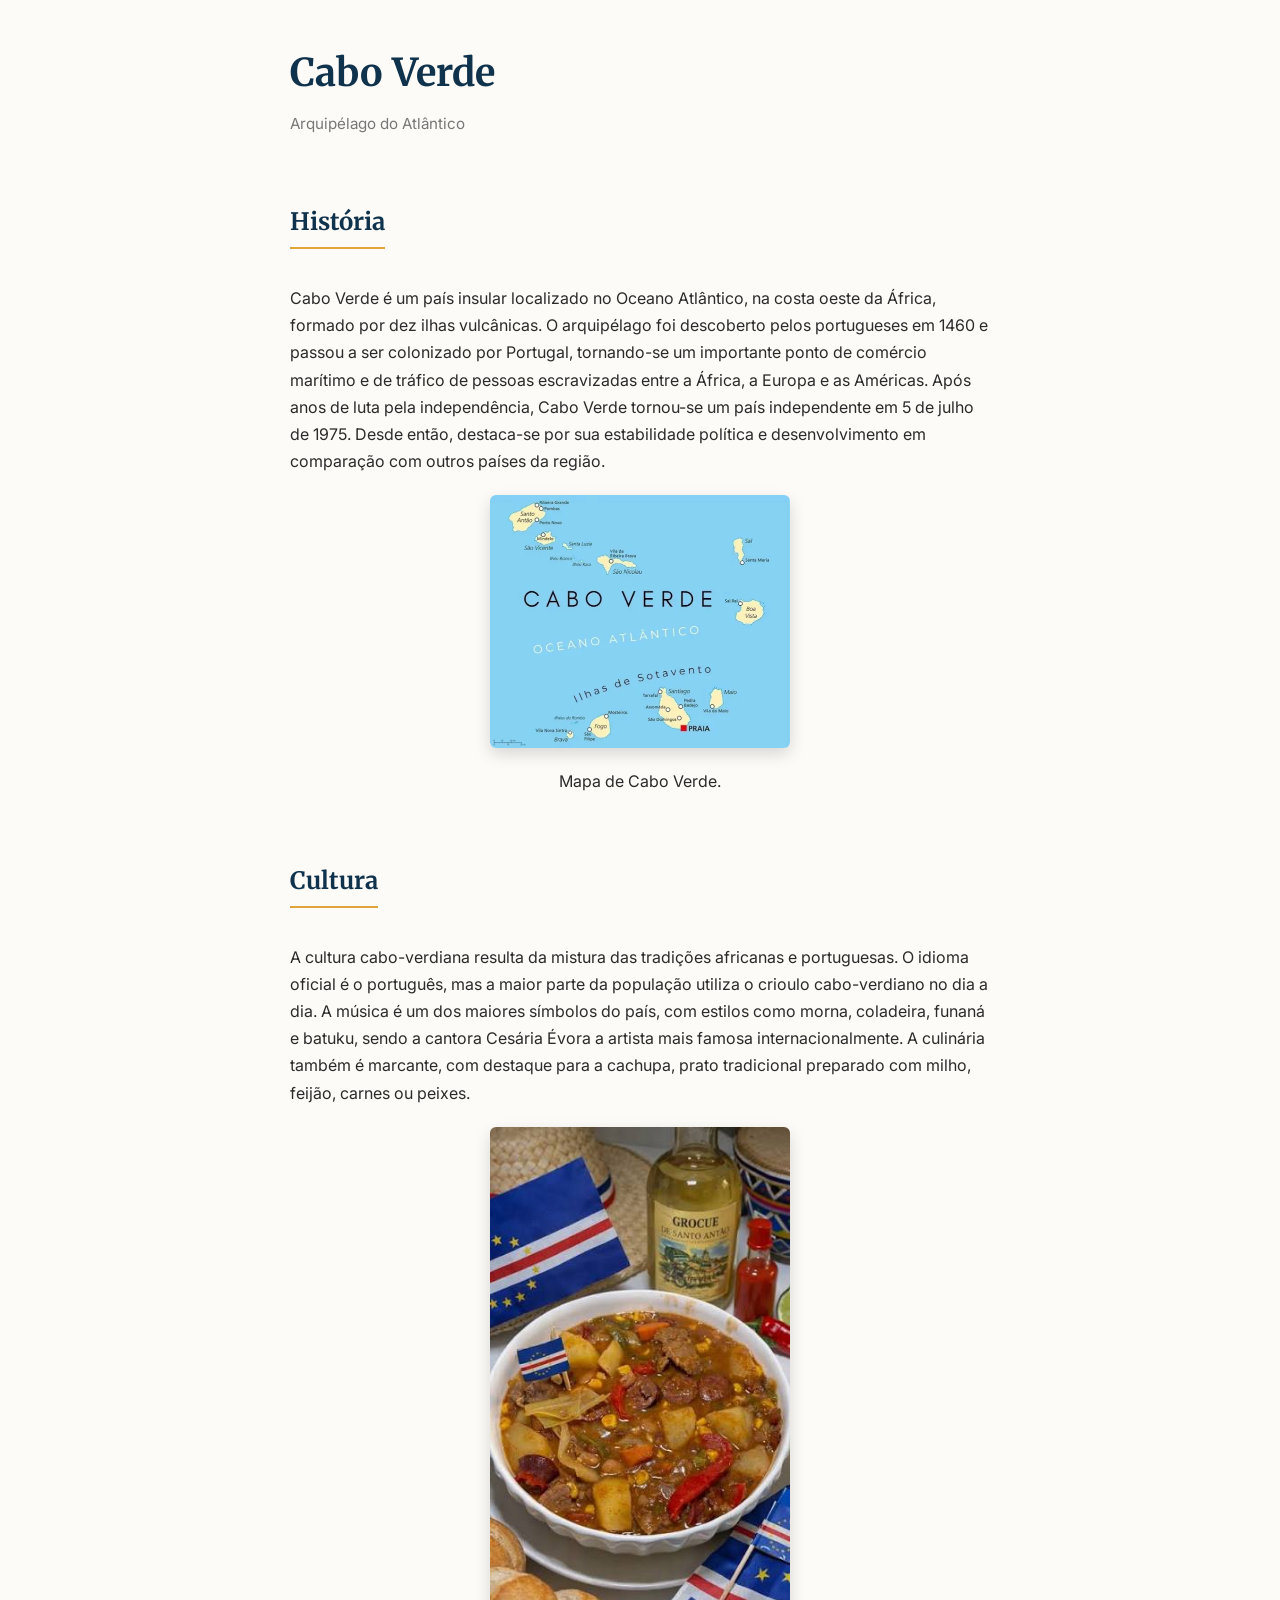
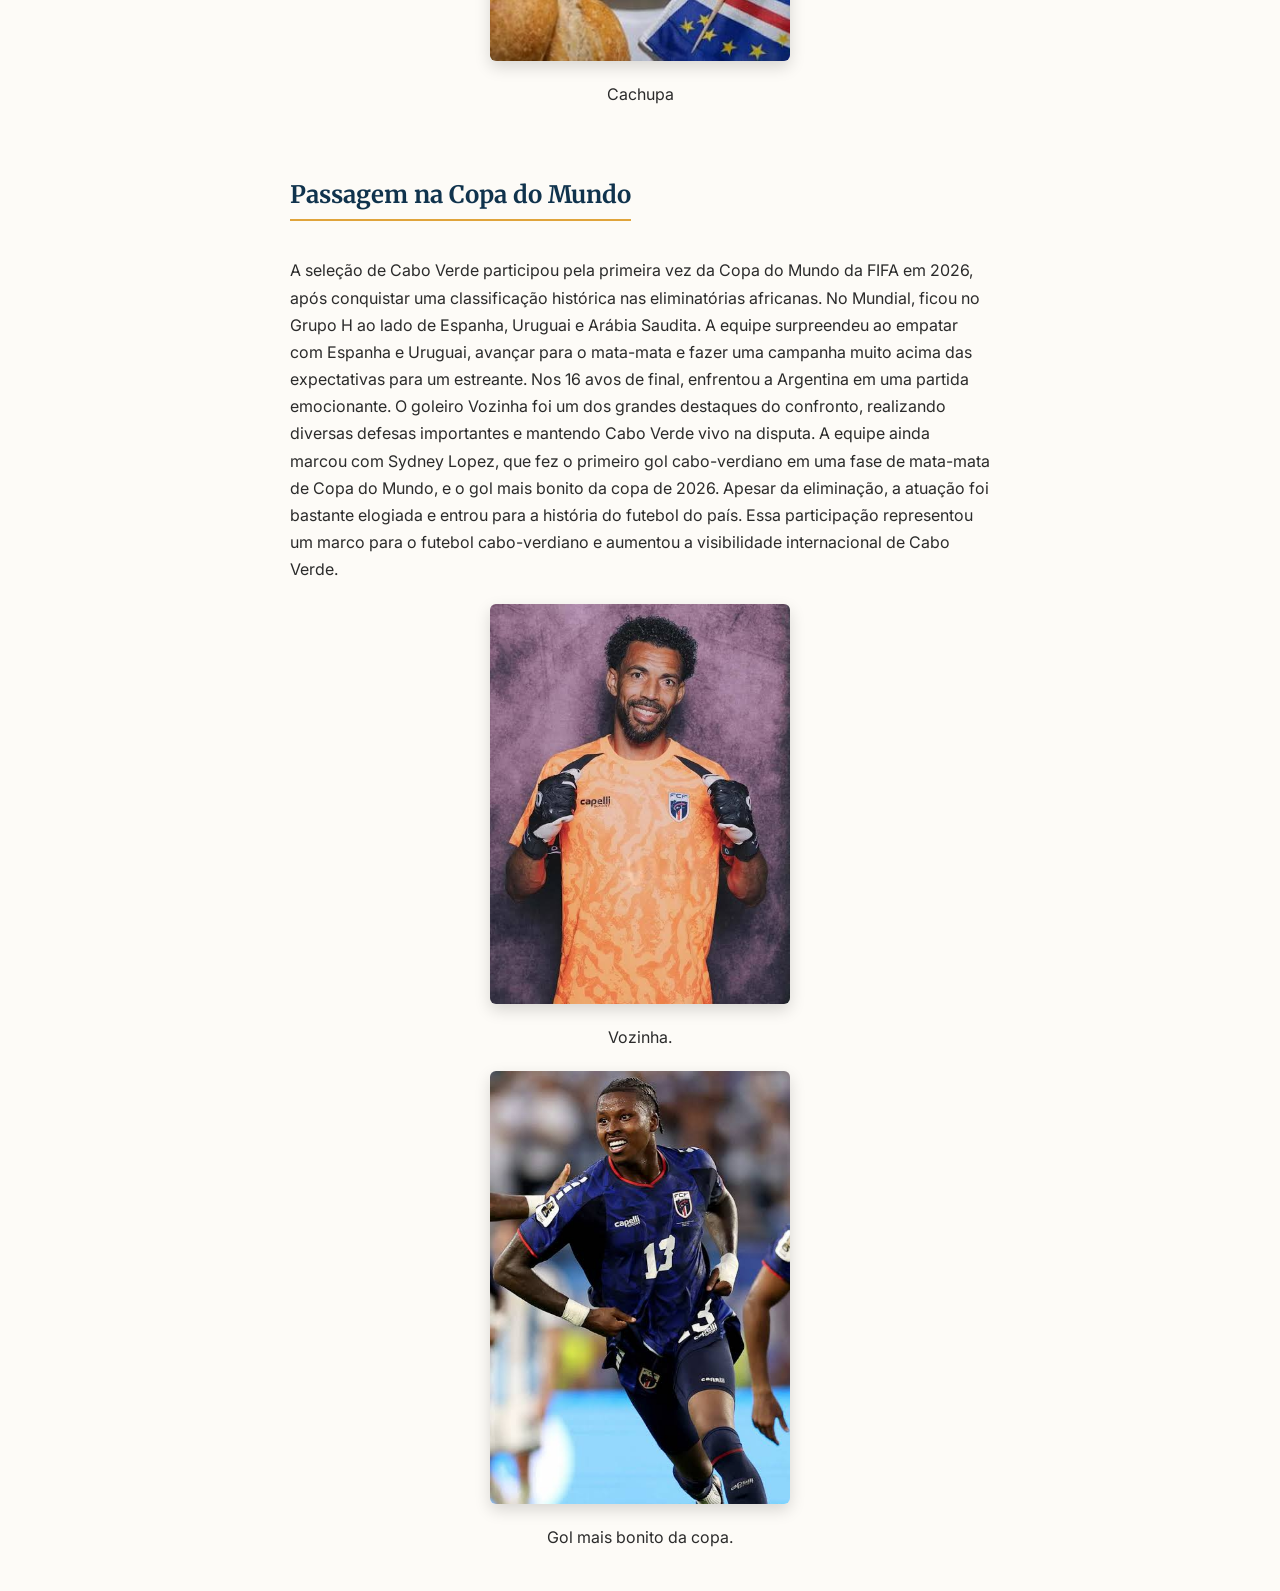
<file: paginas/gustavo.html>
<!DOCTYPE html>
<html lang="pt-BR">
<head>
<meta charset="UTF-8">
<meta name="viewport" content="width=device-width, initial-scale=1">
<title>Cabo Verde</title>
<link href="https://fonts.googleapis.com/css2?family=Merriweather:wght@700&family=Inter:wght@400;600&display=swap" rel="stylesheet">
<style>
  body {
    font-family: 'Inter', sans-serif;
    max-width: 700px;
    margin: 40px auto;
    padding: 0 20px;
    line-height: 1.7;
    color: #2b2b2b;
    background: #fdfbf7;
  }

  h1 {
    font-family: 'Merriweather', serif;
    color: #10334d;
    font-size: 2.4em;
    margin-bottom: 0;
  }

  h1 + p {
    color: #777;
    margin-top: 6px;
    font-size: 0.95em;
  }

  h2 {
    font-family: 'Merriweather', serif;
    color: #10334d;
    border-bottom: 2px solid #e0a43b;
    display: inline-block;
    padding-bottom: 4px;
    margin-top: 50px;
  }

  img {
    display: block;
    width: 300px;
    max-width: 100%;
    margin: 20px auto;
    border-radius: 6px;
    box-shadow: 0 6px 16px rgba(0,0,0,0.15);
  }
</style>
</head>
<body>

  <h1>Cabo Verde</h1>
  <p>Arquipélago do Atlântico</p>

  <h2>História</h2>
  <p>Cabo Verde é um país insular localizado no Oceano Atlântico, na costa oeste da África, formado por dez ilhas vulcânicas. O arquipélago foi descoberto pelos portugueses em 1460 e passou a ser colonizado por Portugal, tornando-se um importante ponto de comércio marítimo e de tráfico de pessoas escravizadas entre a África, a Europa e as Américas. Após anos de luta pela independência, Cabo Verde tornou-se um país independente em 5 de julho de 1975. Desde então, destaca-se por sua estabilidade política e desenvolvimento em comparação com outros países da região.</p>

  <img src="cabo-verde-mapa.webp" alt="Mapa de Cabo Verde">
    <p style="text-align: center;">Mapa de Cabo Verde.</p>


  <h2>Cultura</h2>
  <p>A cultura cabo-verdiana resulta da mistura das tradições africanas e portuguesas. O idioma oficial é o português, mas a maior parte da população utiliza o crioulo cabo-verdiano no dia a dia. A música é um dos maiores símbolos do país, com estilos como morna, coladeira, funaná e batuku, sendo a cantora Cesária Évora a artista mais famosa internacionalmente. A culinária também é marcante, com destaque para a cachupa, prato tradicional preparado com milho, feijão, carnes ou peixes.</p>

  <img src="cachupa.jpg" alt="Cachupa">
  <p style="text-align: center;">Cachupa</p>

  <h2>Passagem na Copa do Mundo</h2>
  <p>A seleção de Cabo Verde participou pela primeira vez da Copa do Mundo da FIFA em 2026, após conquistar uma classificação histórica nas eliminatórias africanas. No Mundial, ficou no Grupo H ao lado de Espanha, Uruguai e Arábia Saudita. A equipe surpreendeu ao empatar com Espanha e Uruguai, avançar para o mata-mata e fazer uma campanha muito acima das expectativas para um estreante. Nos 16 avos de final, enfrentou a Argentina em uma partida emocionante. O goleiro Vozinha foi um dos grandes destaques do confronto, realizando diversas defesas importantes e mantendo Cabo Verde vivo na disputa. A equipe ainda marcou com Sydney Lopez, que fez o primeiro gol cabo-verdiano em uma fase de mata-mata de Copa do Mundo, e o gol mais bonito da copa de 2026. Apesar da eliminação, a atuação foi bastante elogiada e entrou para a história do futebol do país. Essa participação representou um marco para o futebol cabo-verdiano e aumentou a visibilidade internacional de Cabo Verde.</p>


  <a href="https://www.youtube.com/watch?v=av77wjO-Dz8" target="_blank">
      <img src="Vozinha.jpg" alt="Vozinha">
  </a>
  <p style="text-align: center;">Vozinha.</p>
  <a href="https://www.youtube.com/watch?v=5kJG7zWOSjU" target="_blank">
    <img src="Gol.jpg" alt="Comemoração de gol">
  </a>
  <p style="text-align: center;">Gol mais bonito da copa.</p>
</body>
</html>
</file>
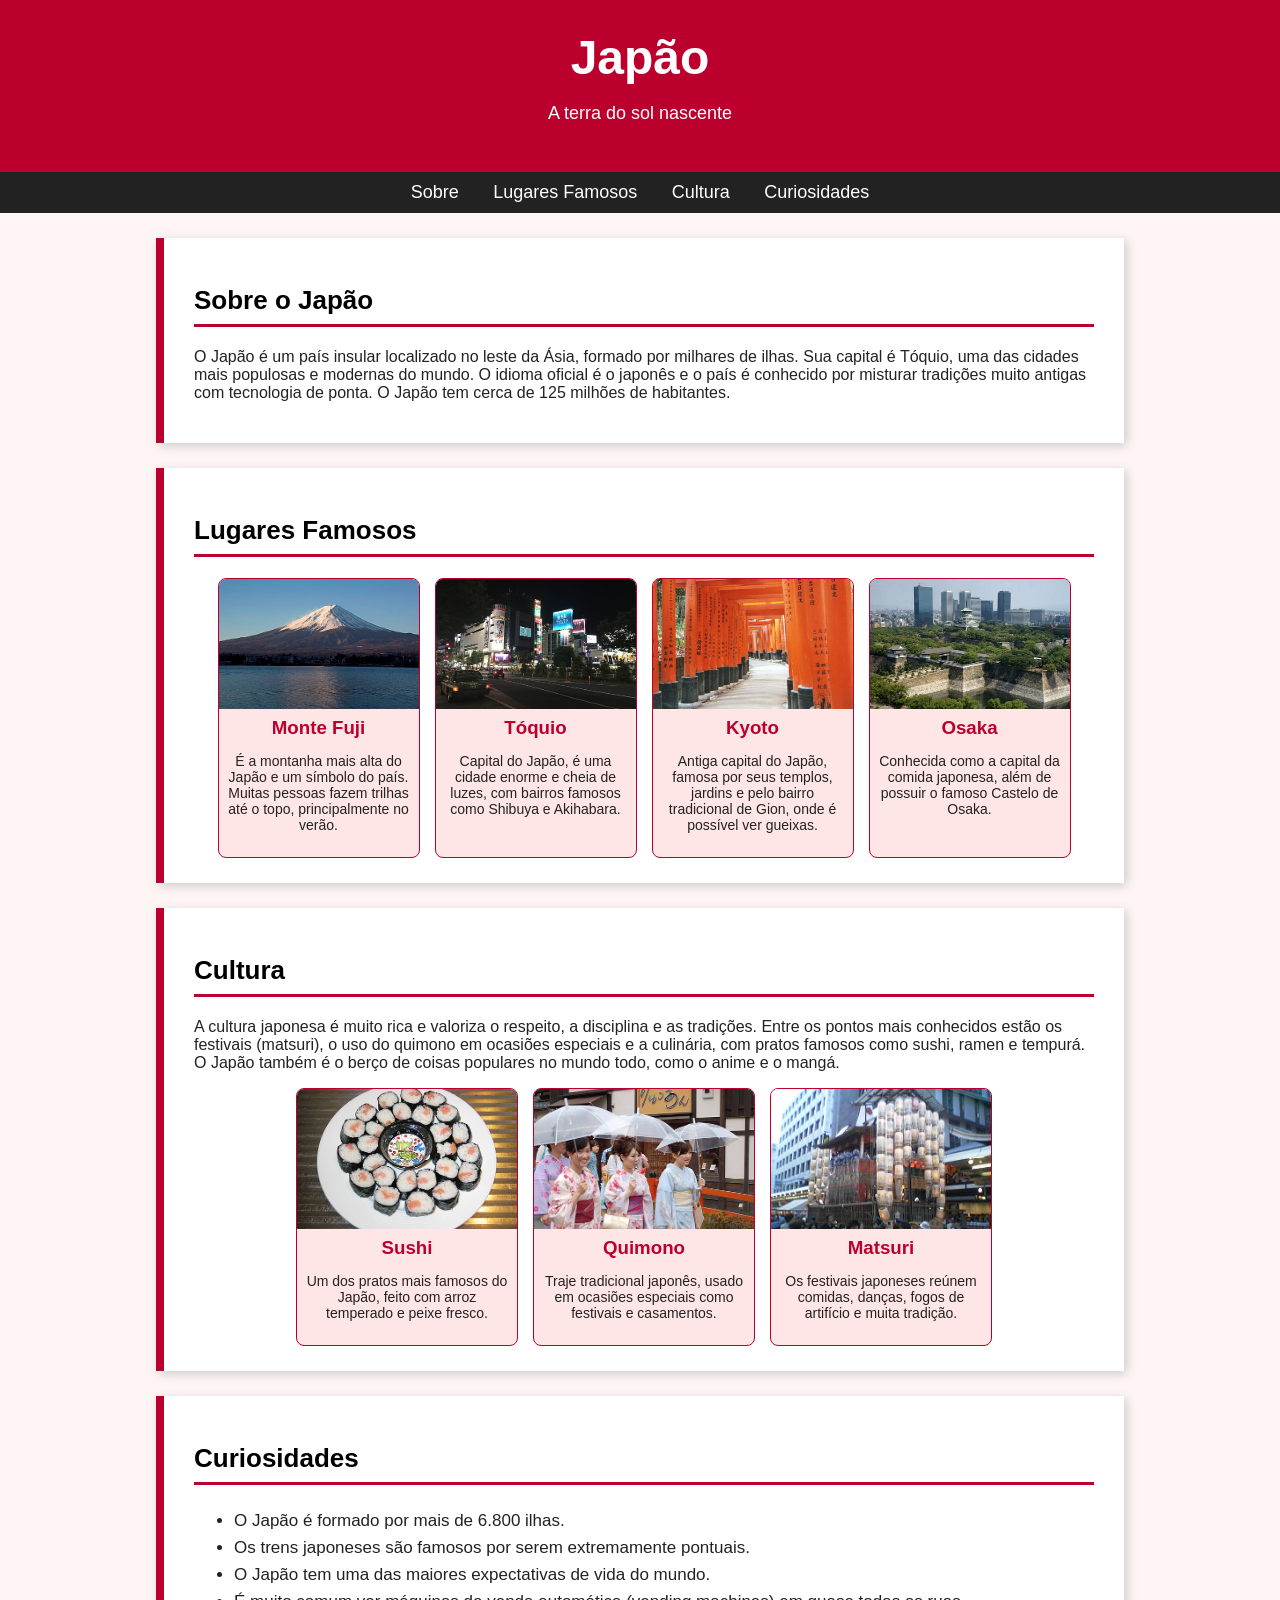
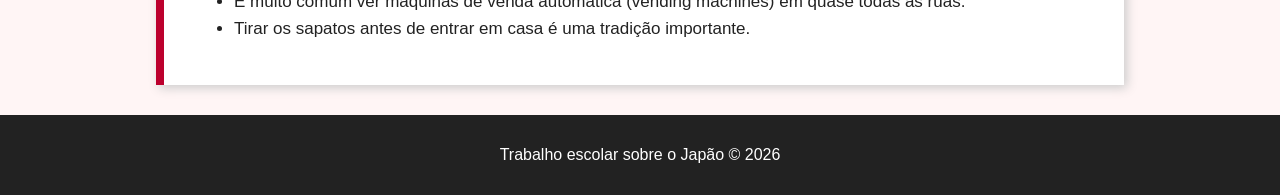
<file: paginas/vinicius.html>
<!DOCTYPE html>
<html lang="pt-br">
<head>
    <meta charset="UTF-8">
    <title>Conhecendo o Japão</title>
    <link rel="stylesheet" href="./st1.css">
</head>
<body>

    <header id="cabecalho">
        <h1>Japão</h1>
        <p>A terra do sol nascente</p>
    </header>

    <nav id="menu">
        <a href="#sobre">Sobre</a>
        <a href="#lugares">Lugares Famosos</a>
        <a href="#cultura">Cultura</a>
        <a href="#curiosidades">Curiosidades</a>
    </nav>

    <section id="sobre" class="secao">
        <h2 class="titulo-secao">Sobre o Japão</h2>
        <p>
            O Japão é um país insular localizado no leste da Ásia, formado por milhares de ilhas.
            Sua capital é Tóquio, uma das cidades mais populosas e modernas do mundo. O idioma 
            oficial é o japonês e o país é conhecido por misturar tradições muito antigas com 
            tecnologia de ponta. O Japão tem cerca de 125 milhões de habitantes.
        </p>
    </section>

    <section id="lugares" class="secao">
        <h2 class="titulo-secao">Lugares Famosos</h2>

        <div class="caixas-lugares">

            <div class="lugar">
                <img src="./Fuji.jpg" alt="Monte Fuji">
                <h3>Monte Fuji</h3>
                <p>É a montanha mais alta do Japão e um símbolo do país. Muitas pessoas fazem trilhas até o topo, principalmente no verão.</p>
            </div>

            <div class="lugar">
                <img src="./Tóquio.jpg" alt="Tóquio">
                <h3>Tóquio</h3>
                <p>Capital do Japão, é uma cidade enorme e cheia de luzes, com bairros famosos como Shibuya e Akihabara.</p>
            </div>

            <div class="lugar">
                <img src="./Kyoto.jpg" alt="Kyoto">
                <h3>Kyoto</h3>
                <p>Antiga capital do Japão, famosa por seus templos, jardins e pelo bairro tradicional de Gion, onde é possível ver gueixas.</p>
            </div>

            <div class="lugar">
                <img src="./Osaka.jpg" alt="Osaka">
                <h3>Osaka</h3>
                <p>Conhecida como a capital da comida japonesa, além de possuir o famoso Castelo de Osaka.</p>
            </div>

        </div>
    </section>

    <section id="cultura" class="secao">
        <h2 class="titulo-secao">Cultura</h2>
        <p>
            A cultura japonesa é muito rica e valoriza o respeito, a disciplina e as tradições.
            Entre os pontos mais conhecidos estão os festivais (matsuri), o uso do quimono em 
            ocasiões especiais e a culinária, com pratos famosos como sushi, ramen e tempurá.
            O Japão também é o berço de coisas populares no mundo todo, como o anime e o mangá.
        </p>

        <div class="caixas-cultura">

            <div class="item-cultura">
                <img src="./Sushi.JPG" alt="Sushi">
                <h3>Sushi</h3>
                <p>Um dos pratos mais famosos do Japão, feito com arroz temperado e peixe fresco.</p>
            </div>

            <div class="item-cultura">
                <img src="./Kimono.jpg" alt="Quimono">
                <h3>Quimono</h3>
                <p>Traje tradicional japonês, usado em ocasiões especiais como festivais e casamentos.</p>
            </div>

            <div class="item-cultura">
                <img src="./Matsuri.jpg" alt="Festival japonês">
                <h3>Matsuri</h3>
                <p>Os festivais japoneses reúnem comidas, danças, fogos de artifício e muita tradição.</p>
            </div>

        </div>
    </section>

    <section id="curiosidades" class="secao">
        <h2 class="titulo-secao">Curiosidades</h2>
        <ul>
            <li>O Japão é formado por mais de 6.800 ilhas.</li>
            <li>Os trens japoneses são famosos por serem extremamente pontuais.</li>
            <li>O Japão tem uma das maiores expectativas de vida do mundo.</li>
            <li>É muito comum ver máquinas de venda automática (vending machines) em quase todas as ruas.</li>
            <li>Tirar os sapatos antes de entrar em casa é uma tradição importante.</li>
        </ul>
    </section>

    <footer id="rodape">
        <p>Trabalho escolar sobre o Japão &copy; 2026</p>
    </footer>

</body>
</html>
</file>
<file: paginas/st1.css>
body {
            background-color: #fff5f5;
            font-family: Arial, Helvetica, sans-serif;
            color: #222222;
            margin: 0;
        }

        #cabecalho {
            background-color: #bc002d;
            color: white;
            text-align: center;
            padding: 30px;
        }

        #cabecalho h1 {
            font-size: 48px;
            margin: 0;
        }

        #cabecalho p {
            font-size: 18px;
        }

        #menu {
            background-color: #222222;
            text-align: center;
            padding: 10px;
        }

        #menu a {
            color: white;
            text-decoration: none;
            margin: 0 15px;
            font-size: 18px;
        }

        #menu a:hover {
            color: #bc002d;
        }

        .secao {
            padding: 25px 30px;
            margin: 25px auto;
            max-width: 900px;
            background-color: white;
            border-left: 8px solid #bc002d;
            box-shadow: 3px 3px 10px #cccccc;
        }

        .titulo-secao {
            color: black;
            font-size: 26px;
            border-bottom: 3px solid #bc002d;
            padding-bottom: 8px;
        }

        /* caixa dos lugares na horizontal */
        .caixas-lugares {
            display: flex;
            flex-wrap: wrap;
            justify-content: center;
            gap: 15px;
        }

        .lugar {
            background-color: #ffe6e6;
            border: 1px solid #bc002d;
            border-radius: 8px;
            width: 200px;
            text-align: center;
            padding-bottom: 10px;
            overflow: hidden;
        }

        .lugar img {
            width: 100%;
            height: 130px;
            object-fit: cover;
            display: block;
        }

        .lugar h3 {
            margin: 8px 0 5px 0;
            color: #bc002d;
        }

        .lugar p {
            font-size: 14px;
            padding: 0 8px;
        }

        /* caixas da seção cultura */
        .caixas-cultura {
            display: flex;
            flex-wrap: wrap;
            justify-content: center;
            gap: 15px;
            margin-top: 15px;
        }

        .item-cultura {
            background-color: #ffe6e6;
            border: 1px solid #bc002d;
            border-radius: 8px;
            width: 220px;
            text-align: center;
            padding-bottom: 10px;
            overflow: hidden;
        }

        .item-cultura img {
            width: 100%;
            height: 140px;
            object-fit: cover;
            display: block;
        }

        .item-cultura h3 {
            margin: 8px 0 5px 0;
            color: #bc002d;
        }

        .item-cultura p {
            font-size: 14px;
            padding: 0 8px;
        }

        ul {
            font-size: 17px;
            line-height: 1.6;
        }

        #rodape {
            background-color: #222222;
            color: white;
            text-align: center;
            padding: 15px;
            margin-top: 30px;
        }
</file>
